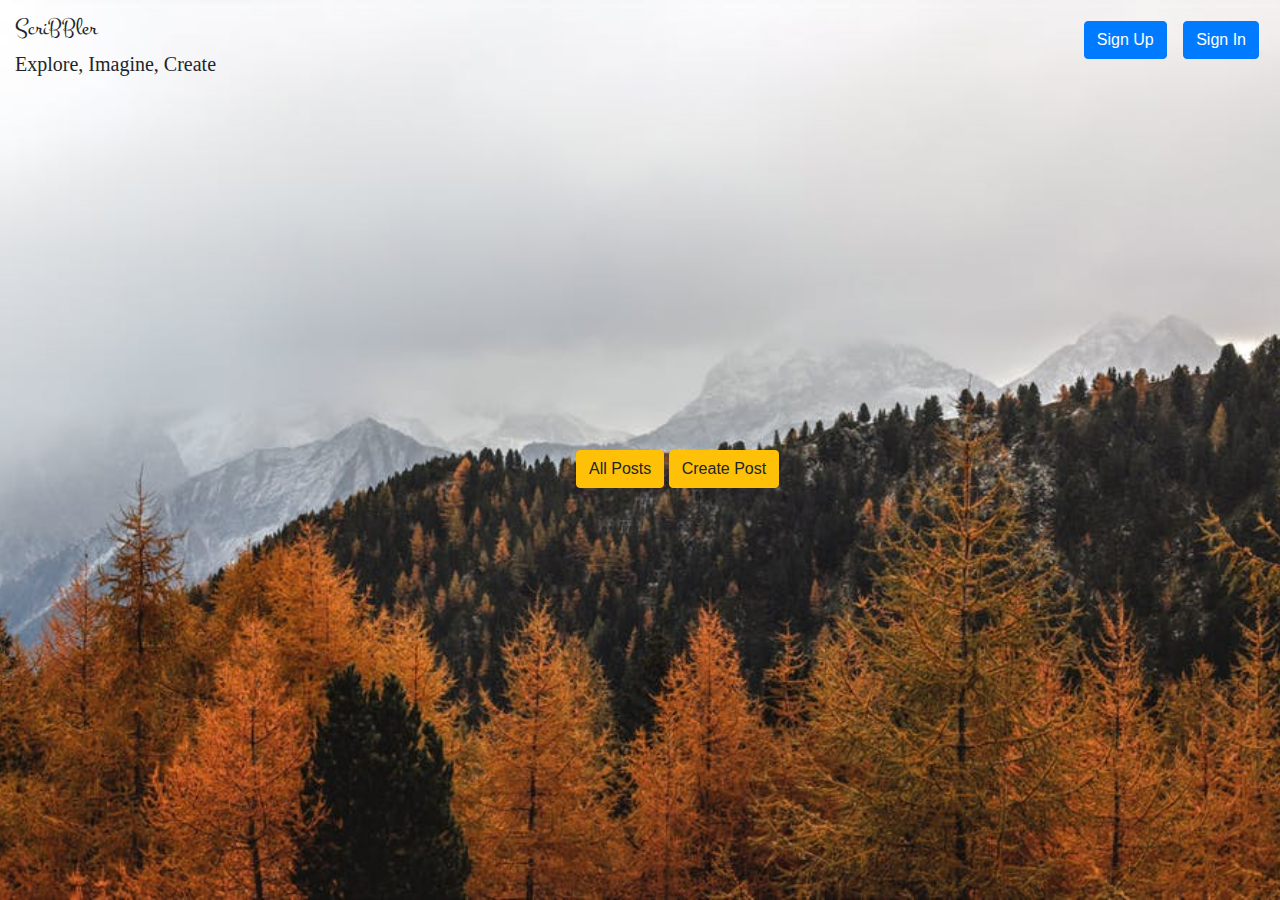
<file: index.html>
<!DOCTYPE html>
<html>
  <head>
    <!-- TODO: Include Font Awesome file here -->
    <!-- TODO: Include Google Fonts file here -->
    <link
      href="https://fonts.googleapis.com/css?family=Montez&display=swap"
      rel="stylesheet"
    />
    <link
      rel="stylesheet"
      href="https://stackpath.bootstrapcdn.com/bootstrap/4.4.1/css/bootstrap.min.css"
      integrity="sha384-Vkoo8x4CGsO3+Hhxv8T/Q5PaXtkKtu6ug5TOeNV6gBiFeWPGFN9MuhOf23Q9Ifjh"
      crossorigin="anonymous"
    />
    <link rel="stylesheet" href="./styles/common.css" />
    <link rel="stylesheet" href="./styles/index.css" />
  </head>

  <body>
    <!-- TODO: Include all your code for the header and home page here -->
    <!-- <div class="header-section"> -->
    <div class="header">
      <div class="header-body header-name">
        <h4 class="site-name">ScriBBler</h4>
        <h5 class="site-sub-heading">Explore, Imagine, Create</h5>
      </div>
      <div class="header-body header-buttons">
        <button id="signUpButton" class="btn btn-primary">
          Sign Up
        </button>

        <button id="signInButton" class="btn btn-primary">
          Sign In
        </button>
      </div>
    </div>

    <div id="signUpModal" class="modal" tabindex="-1" role="dialog">
      <div class="modal-dialog modal-dialog-centered" role="document">
        <div class="modal-content">
          <div class="modal-header">
            <h5 class="modal-title">Get Started</h5>
            <button
              type="button"
              class="close"
              data-dismiss="modal"
              aria-label="Close"
            >
              <span class="signUp-close" aria-hidden="true">&times;</span>
            </button>
          </div>

          <div class="modal-body">
            <form>
              <div class="form-row">
                <label for="name">Name</label>
                <input
                  type="text"
                  class="form-control"
                  id="signup-name"
                  placeholder="Enter your name"
                  required
                />
              </div>
              <div class="form-row">
                <label for="username">Username</label>
                <input
                  type="text"
                  class="form-control"
                  id="signup-username"
                  placeholder="Enter your username"
                  required
                />
              </div>
              <div class="form-row">
                <label for="password">Password</label>
                <input
                  type="password"
                  class="form-control"
                  id="signup-password"
                  placeholder="Enter your password"
                  required
                />
              </div>
              <div class="form-row">
                <label for="confirmPassword">Confirm Password</label>
                <input
                  type="text"
                  class="form-control"
                  id="signup-confirmPassword"
                  placeholder="Re-Enter your password"
                  required
                />
              </div>
              <div class="form-row">
                <button
                  class="btn btn-success btn-block btn-success-custom"
                  type="submit"
                >
                  Sign Up
                </button>
              </div>
            </form>
          </div>
        </div>
      </div>
    </div>

    <div id="signInModal" class="modal" tabindex="-1" role="dialog">
      <div class="modal-dialog modal-dialog-centered" role="document">
        <div class="modal-content">
          <div class="modal-header">
            <h5 class="modal-title">Welcome Back!</h5>
            <button
              type="button"
              class="close"
              data-dismiss="modal"
              aria-label="Close"
            >
              <span class="signIn-close" aria-hidden="true">&times;</span>
            </button>
          </div>

          <div class="modal-body">
            <form>
              <div class="form-row">
                <label for="name">Username</label>
                <input
                  type="text"
                  class="form-control"
                  id="sign-in-username"
                  placeholder="Enter your name"
                  required
                />
              </div>
              <div class="form-row">
                <label for="password">Password</label>
                <input
                  type="password"
                  class="form-control"
                  id="sign-in-password"
                  placeholder="Enter your password"
                  required
                />
              </div>
              <div class="form-row">
                <button
                  class="btn btn-success btn-block btn-success-custom"
                  type="submit"
                >
                  Sign In
                </button>
              </div>
            </form>
            <div class="sign-in-footer">
              Not a member?
              <a id="signUpButtonLink" href="#">
                Sign Up
              </a>
            </div>
          </div>
        </div>
      </div>
    </div>

    <div class="post-body">
      <button
        id="allPostButton"
        class="btn btn-warning"
        onclick="displayAllPosts()"
      >
        All Posts
      </button>

      <button id="createPostButton" class="btn btn-warning">
        Create Post
      </button>
    </div>

    <div id="createPostModal" class="modal" tabindex="-1" role="dialog">
      <div class="modal-dialog modal-dialog-centered modal-lg" role="document">
        <div class="modal-content">
          <div class="modal-header">
            <h5 class="modal-title">Pen Your Post</h5>
            <button
              type="button"
              class="close"
              data-dismiss="modal"
              aria-label="Close"
            >
              <span class="createPost-close" aria-hidden="true">&times;</span>
            </button>
          </div>

          <div class="modal-body">
            <form>
              <div class="form-row">
                <label for="title">Title</label>
                <input
                  type="text"
                  class="form-control"
                  id="title"
                  placeholder="Enter title of your post"
                  required
                />
              </div>
              <div class="form-row">
                <label for="contents">Contents</label>
                <textarea
                  class="form-control"
                  id="contents"
                  rows="10"
                  placeholder="Enter the contents of your post"
                ></textarea>
              </div>
              <div class="form-row">
                <button
                  class="btn btn-success btn-block btn-success-custom"
                  type="submit"
                >
                  Create
                </button>
              </div>
            </form>
          </div>
        </div>
      </div>
    </div>

    <script src="./scripts/common.js"></script>
    <script src="./scripts/index.js"></script>
  </body>
</html>
</file>
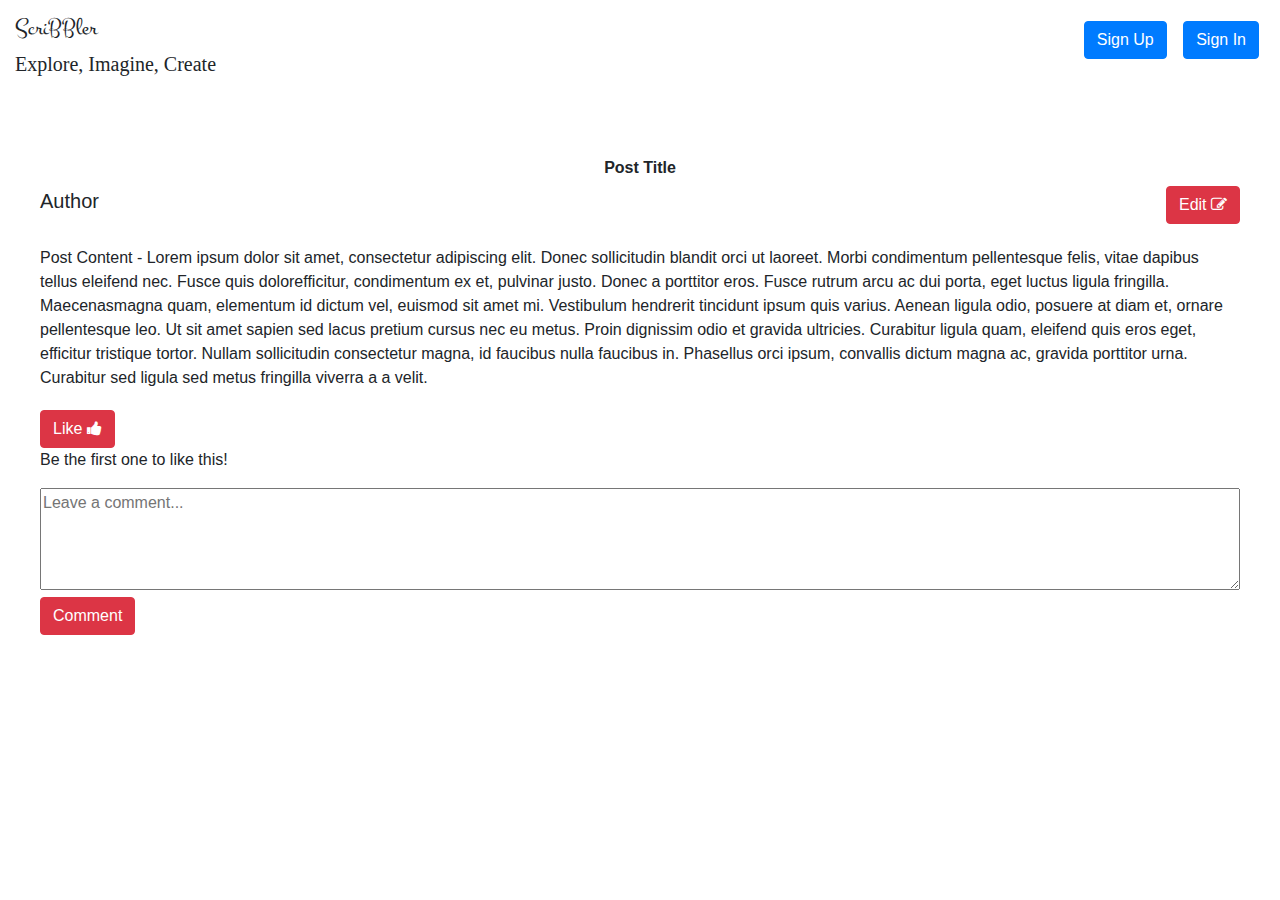
<file: html/post.html>
<!DOCTYPE html>
<html>
  <head>
    <link
      href="https://fonts.googleapis.com/css?family=Montez&display=swap"
      rel="stylesheet"
    />
    <link
      rel="stylesheet"
      href="https://stackpath.bootstrapcdn.com/bootstrap/4.4.1/css/bootstrap.min.css"
      integrity="sha384-Vkoo8x4CGsO3+Hhxv8T/Q5PaXtkKtu6ug5TOeNV6gBiFeWPGFN9MuhOf23Q9Ifjh"
      crossorigin="anonymous"
    />
    <link
      rel="stylesheet"
      href="https://cdnjs.cloudflare.com/ajax/libs/font-awesome/4.7.0/css/font-awesome.min.css"
    />
    <link rel="stylesheet" href="../styles/common.css" />
    <link rel="stylesheet" href="../styles/post.css" />
  </head>

  <body>
    <!-- TODO: Include code for header here -->

    <!-- ATTENTION: The HTML code for the list of posts has been given to you. You can feel free to add/delete/modify this code. You need to write the proper CSS and JavaScript code corresponding to this page so that the result looks like the screenshots given to you in the Project Statement. -->

    <div class="header">
      <div class="header-body header-name">
        <h4 class="site-name">ScriBBler</h4>
        <h5 class="site-sub-heading">Explore, Imagine, Create</h5>
      </div>
      <div class="header-body header-buttons">
        <button id="signUpButton" class="btn btn-primary">
          Sign Up
        </button>

        <button id="signInButton" class="btn btn-primary">
          Sign In
        </button>
      </div>
    </div>

    <div id="signUpModal" class="modal" tabindex="-1" role="dialog">
      <div class="modal-dialog modal-dialog-centered" role="document">
        <div class="modal-content">
          <div class="modal-header">
            <h5 class="modal-title">Get Started</h5>
            <button
              type="button"
              class="close"
              data-dismiss="modal"
              aria-label="Close"
            >
              <span class="signUp-close" aria-hidden="true">&times;</span>
            </button>
          </div>

          <div class="modal-body">
            <form>
              <div class="form-row">
                <label for="name">Name</label>
                <input
                  type="text"
                  class="form-control"
                  id="signup-name"
                  placeholder="Enter your name"
                  required
                />
              </div>
              <div class="form-row">
                <label for="username">Username</label>
                <input
                  type="text"
                  class="form-control"
                  id="signup-username"
                  placeholder="Enter your username"
                  required
                />
              </div>
              <div class="form-row">
                <label for="password">Password</label>
                <input
                  type="password"
                  class="form-control"
                  id="signup-password"
                  placeholder="Enter your password"
                  required
                />
              </div>
              <div class="form-row">
                <label for="confirmPassword">Confirm Password</label>
                <input
                  type="text"
                  class="form-control"
                  id="signup-confirmPassword"
                  placeholder="Re-Enter your password"
                  required
                />
              </div>
              <div class="form-row">
                <button
                  class="btn btn-success btn-block btn-success-custom"
                  type="submit"
                >
                  Sign Up
                </button>
              </div>
            </form>
          </div>
        </div>
      </div>
    </div>

    <div id="signInModal" class="modal" tabindex="-1" role="dialog">
      <div class="modal-dialog modal-dialog-centered" role="document">
        <div class="modal-content">
          <div class="modal-header">
            <h5 class="modal-title">Welcome Back!</h5>
            <button
              type="button"
              class="close"
              data-dismiss="modal"
              aria-label="Close"
            >
              <span class="signIn-close" aria-hidden="true">&times;</span>
            </button>
          </div>

          <div class="modal-body">
            <form>
              <div class="form-row">
                <label for="name">Username</label>
                <input
                  type="text"
                  class="form-control"
                  id="sign-in-username"
                  placeholder="Enter your name"
                  required
                />
              </div>
              <div class="form-row">
                <label for="password">Password</label>
                <input
                  type="password"
                  class="form-control"
                  id="sign-in-password"
                  placeholder="Enter your password"
                  required
                />
              </div>
              <div class="form-row">
                <button
                  class="btn btn-success btn-block btn-success-custom"
                  type="submit"
                >
                  Sign In
                </button>
              </div>
            </form>
            <div class="sign-in-footer">
              Not a member?
              <a id="signUpButtonLink" href="#">
                Sign Up
              </a>
            </div>
          </div>
        </div>
      </div>
    </div>

    <div class="post-wrapper">
      <div class="title">Post Title</div>
      <div class="post-header">
        <span class="name">Author</span>
        <span class="update-button"
          ><button
            class="btn btn-danger saved btn-common"
            id="editPost"
            onclick="editText()"
          >
            Edit <i class="fa fa-edit"></i></button
        ></span>
      </div>
      <div class="content">
        Post Content - Lorem ipsum dolor sit amet, consectetur adipiscing elit.
        Donec sollicitudin blandit orci ut laoreet. Morbi condimentum
        pellentesque felis, vitae dapibus tellus eleifend nec. Fusce quis
        dolorefficitur, condimentum ex et, pulvinar justo. Donec a porttitor
        eros. Fusce rutrum arcu ac dui porta, eget luctus ligula fringilla.
        Maecenasmagna quam, elementum id dictum vel, euismod sit amet mi.
        Vestibulum hendrerit tincidunt ipsum quis varius. Aenean ligula odio,
        posuere at diam et, ornare pellentesque leo. Ut sit amet sapien sed
        lacus pretium cursus nec eu metus. Proin dignissim odio et gravida
        ultricies. Curabitur ligula quam, eleifend quis eros eget, efficitur
        tristique tortor. Nullam sollicitudin consectetur magna, id faucibus
        nulla faucibus in. Phasellus orci ipsum, convallis dictum magna ac,
        gravida porttitor urna. Curabitur sed ligula sed metus fringilla viverra
        a a velit.
      </div>
      <div class="content-likes">
        <button
          class="btn btn-danger saved btn-common"
          id="likeButton"
          onclick="updateLike()"
        >
          Like
          <i class="fa fa-thumbs-up"></i>
        </button>
        <p class="likes-text">Be the first one to like this!</p>
      </div>

      <div>
          
        <textarea
          name="comment-area"
          id="commentArea"
          cols="30"
          rows="4"
          placeholder="Leave a comment..."
        ></textarea>
        <button
          class="btn btn-danger saved btn-common"
          id="likeButton"
          onclick="saveComment()"
        >
          Comment
        </button>
      </div>
    
      <div class="all-comments hidden">

      </div>

    </div>

    <script src="../scripts/common.js"></script>
    <script src="../scripts/post.js"></script>
  </body>
</html>
</file>
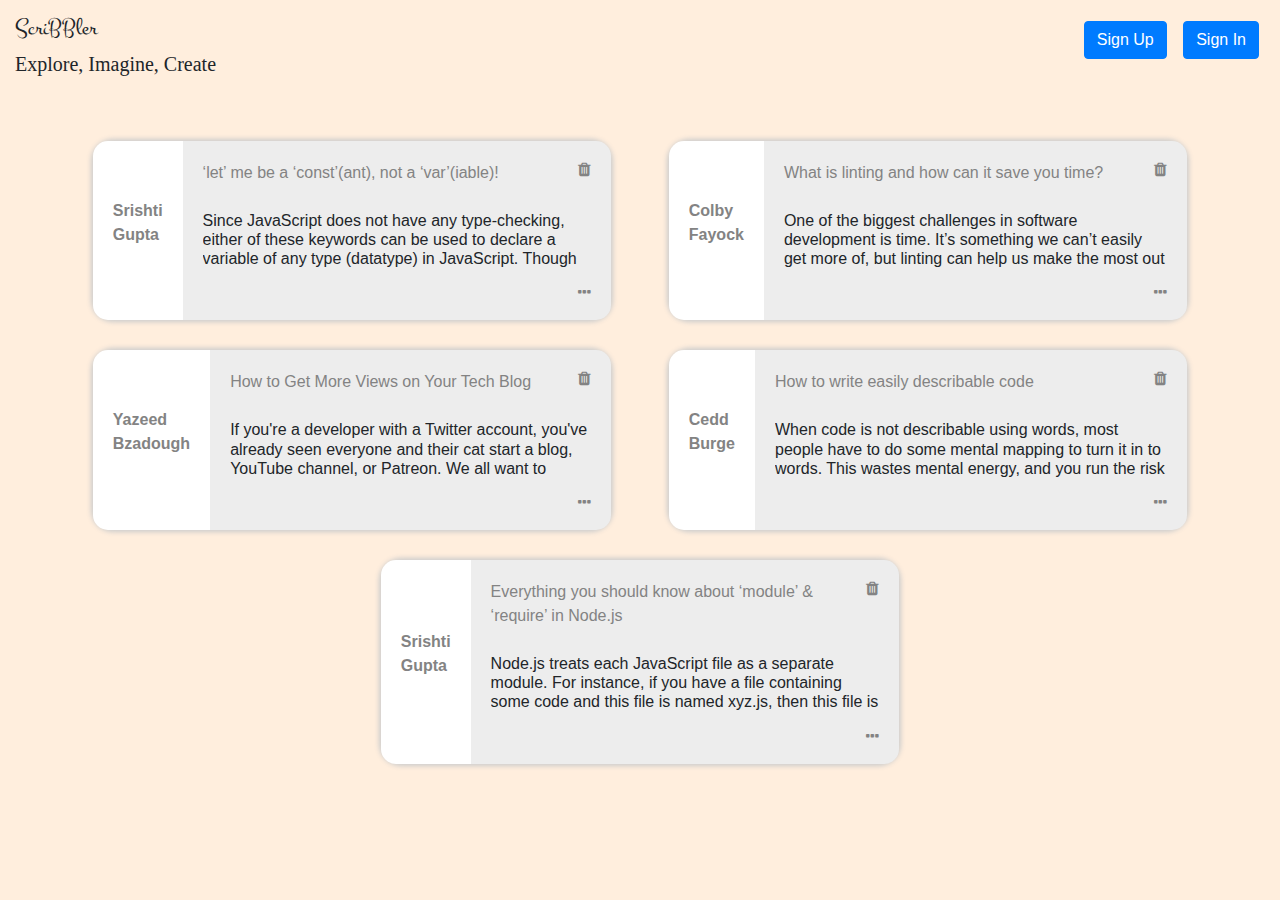
<file: html/postslist.html>
<!DOCTYPE html>
<html>
  <head>
    <!-- TODO: Include Font Awesome file here -->
    <!-- TODO: Include Google Fonts file here -->
    <link
      href="https://fonts.googleapis.com/css?family=Montez&display=swap"
      rel="stylesheet"
    />
    <link
      rel="stylesheet"
      href="https://stackpath.bootstrapcdn.com/bootstrap/4.4.1/css/bootstrap.min.css"
      integrity="sha384-Vkoo8x4CGsO3+Hhxv8T/Q5PaXtkKtu6ug5TOeNV6gBiFeWPGFN9MuhOf23Q9Ifjh"
      crossorigin="anonymous"
    />
    <link
      rel="stylesheet"
      href="https://cdnjs.cloudflare.com/ajax/libs/font-awesome/4.7.0/css/font-awesome.min.css"
    />
    <link rel="stylesheet" href="../styles/common.css" />
    <link rel="stylesheet" href="../styles/postslist.css" />
  </head>

  <body>
    <!-- TODO: Include code for header here -->
    <div class="header">
      <div class="header-body header-name">
        <h4 class="site-name">ScriBBler</h4>
        <h5 class="site-sub-heading">Explore, Imagine, Create</h5>
      </div>
      <div class="header-body header-buttons">
        <button id="signUpButton" class="btn btn-primary">
          Sign Up
        </button>

        <button id="signInButton" class="btn btn-primary">
          Sign In
        </button>
      </div>
    </div>

    <div id="signUpModal" class="modal" tabindex="-1" role="dialog">
      <div class="modal-dialog modal-dialog-centered" role="document">
        <div class="modal-content">
          <div class="modal-header">
            <h5 class="modal-title">Get Started</h5>
            <button
              type="button"
              class="close"
              data-dismiss="modal"
              aria-label="Close"
            >
              <span class="signUp-close" aria-hidden="true">&times;</span>
            </button>
          </div>

          <div class="modal-body">
            <form>
              <div class="form-row">
                <label for="name">Name</label>
                <input
                  type="text"
                  class="form-control"
                  id="signup-name"
                  placeholder="Enter your name"
                  required
                />
              </div>
              <div class="form-row">
                <label for="username">Username</label>
                <input
                  type="text"
                  class="form-control"
                  id="signup-username"
                  placeholder="Enter your username"
                  required
                />
              </div>
              <div class="form-row">
                <label for="password">Password</label>
                <input
                  type="password"
                  class="form-control"
                  id="signup-password"
                  placeholder="Enter your password"
                  required
                />
              </div>
              <div class="form-row">
                <label for="confirmPassword">Confirm Password</label>
                <input
                  type="text"
                  class="form-control"
                  id="signup-confirmPassword"
                  placeholder="Re-Enter your password"
                  required
                />
              </div>
              <div class="form-row">
                <button
                  class="btn btn-success btn-block btn-success-custom"
                  type="submit"
                >
                  Sign Up
                </button>
              </div>
            </form>
          </div>
        </div>
      </div>
    </div>

    <div id="signInModal" class="modal" tabindex="-1" role="dialog">
      <div class="modal-dialog modal-dialog-centered" role="document">
        <div class="modal-content">
          <div class="modal-header">
            <h5 class="modal-title">Welcome Back!</h5>
            <button
              type="button"
              class="close"
              data-dismiss="modal"
              aria-label="Close"
            >
              <span class="signIn-close" aria-hidden="true">&times;</span>
            </button>
          </div>

          <div class="modal-body">
            <form>
              <div class="form-row">
                <label for="name">Username</label>
                <input
                  type="text"
                  class="form-control"
                  id="sign-in-username"
                  placeholder="Enter your name"
                  required
                />
              </div>
              <div class="form-row">
                <label for="password">Password</label>
                <input
                  type="password"
                  class="form-control"
                  id="sign-in-password"
                  placeholder="Enter your password"
                  required
                />
              </div>
              <div class="form-row">
                <button
                  class="btn btn-success btn-block btn-success-custom"
                  type="submit"
                >
                  Sign In
                </button>
              </div>
            </form>
            <div class="sign-in-footer">
              Not a member?
              <a id="signUpButtonLink" href="#">
                Sign Up
              </a>
            </div>
          </div>
        </div>
      </div>
    </div>

    <!-- ATTENTION: The HTML code for the list of posts has been given to you. You can feel free to add/delete/modify this code. You need to write the proper CSS and JavaScript code corresponding to this page so that the result looks like the screenshots given to you in the Project Statement. -->

    <!-- list of all posts starts here -->
    <div class="card-layout">
      <!-- POST 1-->
      <div class="post-card" id="post-1">
        <div class="user">
          <p>Srishti Gupta</p>
        </div>

        <div class="post-content">
          <div class="post-title">
            <p>
              ‘let’ me be a ‘const’(ant), not a ‘var’(iable)!
            </p>
            <span>
              <!-- TODO: Include Font Awesome icon for delete icon here -->
              <i class="fa fa-trash delete-icon" aria-hidden="true" onclick="handleDelete('post-1')"></i>
            </span>
          </div>
          <p class="content-data">
            Since JavaScript does not have any type-checking, either of these
            keywords can be used to declare a variable of any type (datatype) in
            JavaScript. Though all the three keywords are used for the same
            purpose, they are different.
          </p>
          <span>
            <!-- TODO: Include Font Awesome icon for horizontal ellipsis icon here -->
            <i class="fa fa-ellipsis-h dots" onclick="loadPost('post-1')"></i>
          </span>
        </div>
      </div>

      <!-- POST 2 -->
      <div class="post-card" id="post-2">
        <div class="user">
          <p>Colby Fayock</p>
        </div>

        <div class="post-content">
          <div class="post-title">
            <p>
              What is linting and how can it save you time?
            </p>
            <span>
              <!-- TODO: Include Font Awesome icon for delete icon here -->
              <i class="fa fa-trash delete-icon" aria-hidden="true" onclick="handleDelete('post-2')"></i>
            </span>
          </div>
          <p class="content-data">
            One of the biggest challenges in software development is time. It’s
            something we can’t easily get more of, but linting can help us make
            the most out of the time we have.
          </p>
          <span>
            <!-- TODO: Include Font Awesome icon for horizontal ellipsis icon here -->
            <i class="fa fa-ellipsis-h dots" onclick="loadPost('post-2')"></i>
          </span>
        </div>
      </div>

      <!-- POST 3 -->
      <div class="post-card" id="post-3">
        <div class="user">
          <p>Yazeed Bzadough</p>
        </div>

        <div class="post-content">
          <div class="post-title">
            <p>
              How to Get More Views on Your Tech Blog
            </p>
            <span>
              <!-- TODO: Include Font Awesome icon for delete icon here -->
              <i class="fa fa-trash delete-icon" aria-hidden="true" onclick="handleDelete('post-3')"></i>
            </span>
          </div>
          <p class="content-data">
            If you're a developer with a Twitter account, you've already seen
            everyone and their cat start a blog, YouTube channel, or Patreon. We
            all want to become stars, or at the very least, a recognizable name
            in the industry.
          </p>
          <span>
            <!-- TODO: Include Font Awesome icon for horizontal ellipsis icon here -->
            <i class="fa fa-ellipsis-h dots" onclick="loadPost('post-3')"></i>
          </span>
        </div>
      </div>

      <!-- POST 4 -->
      <div class="post-card" id="post-4">
        <div class="user">
          <p>Cedd Burge</p>
        </div>

        <div class="post-content">
          <div class="post-title">
            <p>
              How to write easily describable code
            </p>
            <span>
              <!-- TODO: Include Font Awesome icon for delete icon here -->
              <i class="fa fa-trash delete-icon" aria-hidden="true" onclick="handleDelete('post-4')"></i>
            </span>
          </div>
          <p class="content-data">
            When code is not describable using words, most people have to do
            some mental mapping to turn it in to words. This wastes mental
            energy, and you run the risk of getting the mapping wrong. Different
            people will map to different words, which leads to confusion when
            discussing the code.
          </p>
          <span>
            <!-- TODO: Include Font Awesome icon for horizontal ellipsis icon here -->
            <i class="fa fa-ellipsis-h dots" onclick="loadPost('post-4')"></i>
          </span>
        </div>
      </div>

      <!-- POST 5 -->
      <div id="post-5" class="post-card">
        <div class="user">
          <p>Srishti Gupta</p>
        </div>

        <div class="post-content">
          <div class="post-title">
            <p>
              Everything you should know about ‘module’ & ‘require’ in Node.js
            </p>
            <span>
              <!-- TODO: Include Font Awesome icon for delete icon here -->
              <i class="fa fa-trash delete-icon" aria-hidden="true" onclick="handleDelete('post-5')"></i>
            </span>
          </div>
          <p class="content-data">
            Node.js treats each JavaScript file as a separate module. For
            instance, if you have a file containing some code and this file is
            named xyz.js, then this file is treated as a module in Node, and you
            can say that you’ve created a module named xyz.
          </p>
          <span>
            <!-- TODO: Include Font Awesome icon for horizontal ellipsis icon here -->
            <i class="fa fa-ellipsis-h dots" onclick="loadPost('post-5')"></i>
          </span>
        </div>
      </div>

      <div id="deletePostModal" class="modal" tabindex="-1" role="dialog">
        <div class="modal-dialog modal-dialog-centered" role="document">
          <div class="modal-content">
            <div class="modal-header">
              <h5 class="modal-title">
                Are you sure you want to delete this post?
              </h5>
              <button
                type="button"
                class="close"
                data-dismiss="modal"
                aria-label="Close"
              >
                <span class="deleteModal-close" aria-hidden="true">&times;</span>
              </button>
            </div>

            <div class="modal-body">
              <!-- <form> -->
                <div class="form-group">
                  <button
                    class="btn btn-success float-left"
                    type="submit"
                    onclick="handleYesButton()"
                  >
                    Yes
                  </button>

                  <button
                    class="btn btn-danger float-right"
                    type="submit"
                  >
                    No
                  </button>
                </div>
              <!-- </form> -->
            </div>
          </div>
        </div>
      </div>

      <!-- TODO: Write code for delete post modal here -->
    </div>

    <script src="../scripts/common.js"></script>
    <script src="../scripts/postslist.js"></script>
    <!-- list of all posts ends here -->
  </body>
</html>
</file>
<file: styles/common.css>
.header-name {
  float: left;
}

.header-buttons {
  float: right;
  margin: 10px;
}

.header-body {
  display: inline-block;
  margin: 15px;
}

.header {
  display: inline-block;
  width: 100%;
}

.site-name {
  font-family: "Montez", cursive;
}

.site-sub-heading {
  font-family: "Ubuntu Mono", cursive;
}

.btn-primary {
  margin: 6px;
}

.form-control {
  background-color: lightgray;
}

.btn-success-custom {
  margin-top: 20px;
}

.sign-in-footer {
  text-align: center;
  margin: 8px;
  font-weight: bold;
}
</file>
<file: styles/index.css>
.post-body {
  position: absolute;
  top: 50%;
  left: 45%;
}

.wide {
  width: 50%;
}

body {
  background-image: url("../images/background.jpg");
  background-position: center;
  background-repeat: no-repeat;
  background-size: cover;
  height: 100%;
}

html {
  height: 100%;
}
</file>
<file: styles/post.css>
.title {
  text-align: center;
  font-weight: bold;
  height: 40px;
  padding-top: 10px;
}

.post-wrapper {
  margin: 40px;
}

.name {
  /* margin-left: 40px; */
  font-size: 20px;
}

.update-button {
  float: right;
}

.post-header {
  height: 40px;
}

.content {
  margin-top: 20px;
}

.content-text-area {
  width: 100%;
  height: 100%;
}

textarea {
  width: 100%;
}

.content-likes {
  margin-top: 20px;
}

.all-comments {
  margin-top: 20px;
  background-color: lightgray;
  padding: 20px 5px;
}

.comment-section {
  background-color: white;
  padding: 20px 10px;
}

.hidden {
  display: none;
}
</file>
<file: styles/postslist.css>
body {
  background-color: #ffeedd;
  background-position: center;
  background-repeat: no-repeat;
  background-size: cover;
  height: 100%;
}

html {
  height: 100%;
}

.card-layout {
  display: flex;
  flex-wrap: wrap;
  align-items: center;
  padding: 20px 5%;
}

.post-card {
  width: 45%;
  margin: 15px auto;
  display: flex;
  border-radius: 20px;
  box-shadow: 0 0 5px 2px #ccc;
}

.post-card:hover {
  box-shadow: 0 0 20px 10px #ccc;
}

.user {
  background-color: white;
  padding: 20px;
  border-top-left-radius: 15px;
  border-bottom-left-radius: 15px;
  display: flex;
  align-items: center;

  color: #838383;
  font-weight: bold;
}

.post-content {
  background-color: #ededed;
  padding: 20px;
  border-top-right-radius: 15px;
  border-bottom-right-radius: 15px;
}

.content-data {
  line-height: 1.2em;
  height: 3.6em;
  overflow: hidden;
}

.post-title {
  color: #838383;
  display: flex;
  justify-content: space-between;
  margin-bottom: 10px;
}

.post-content {
  background-color: #ededed;
  padding: 20px;
  border-top-right-radius: 15px;
  border-bottom-right-radius: 15px;
}

.fa-trash,
.fa-ellipsis-h {
  color: #838383;
  float: right;
  cursor: pointer;
}
</file>
